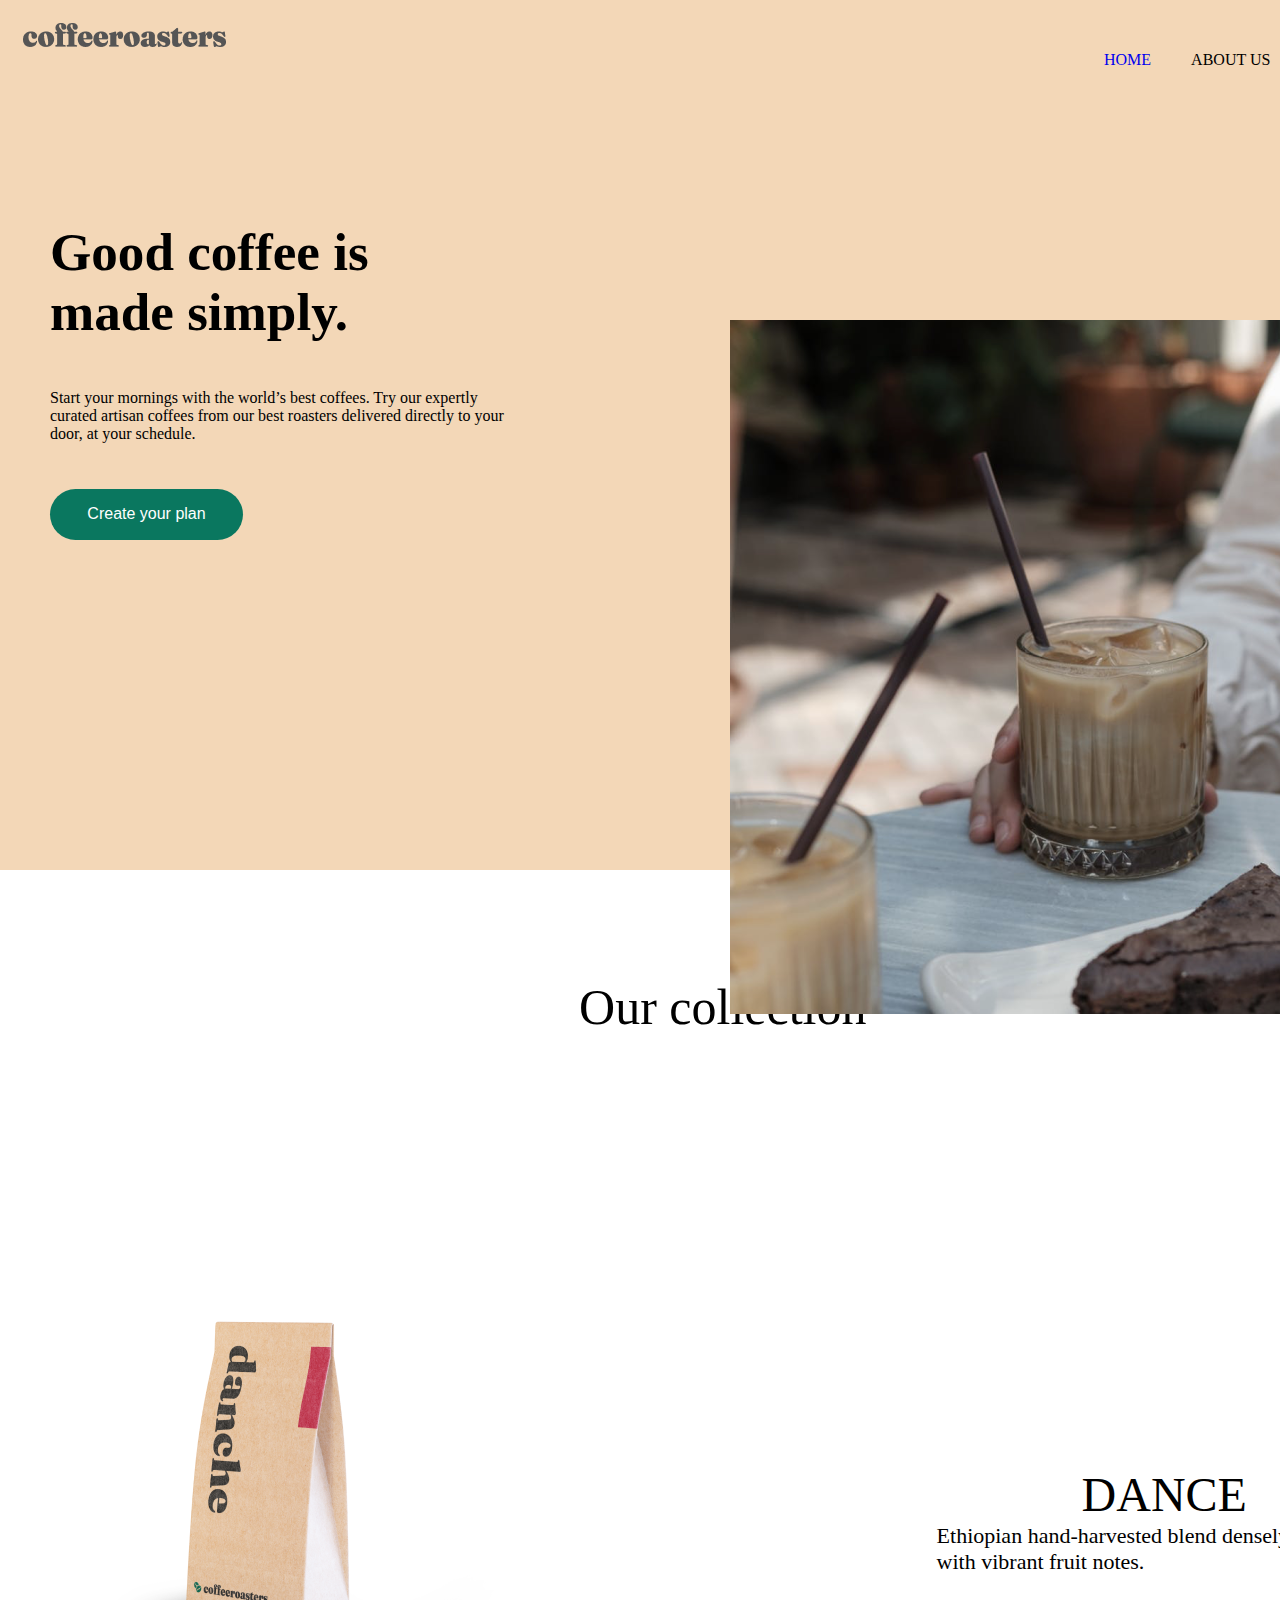
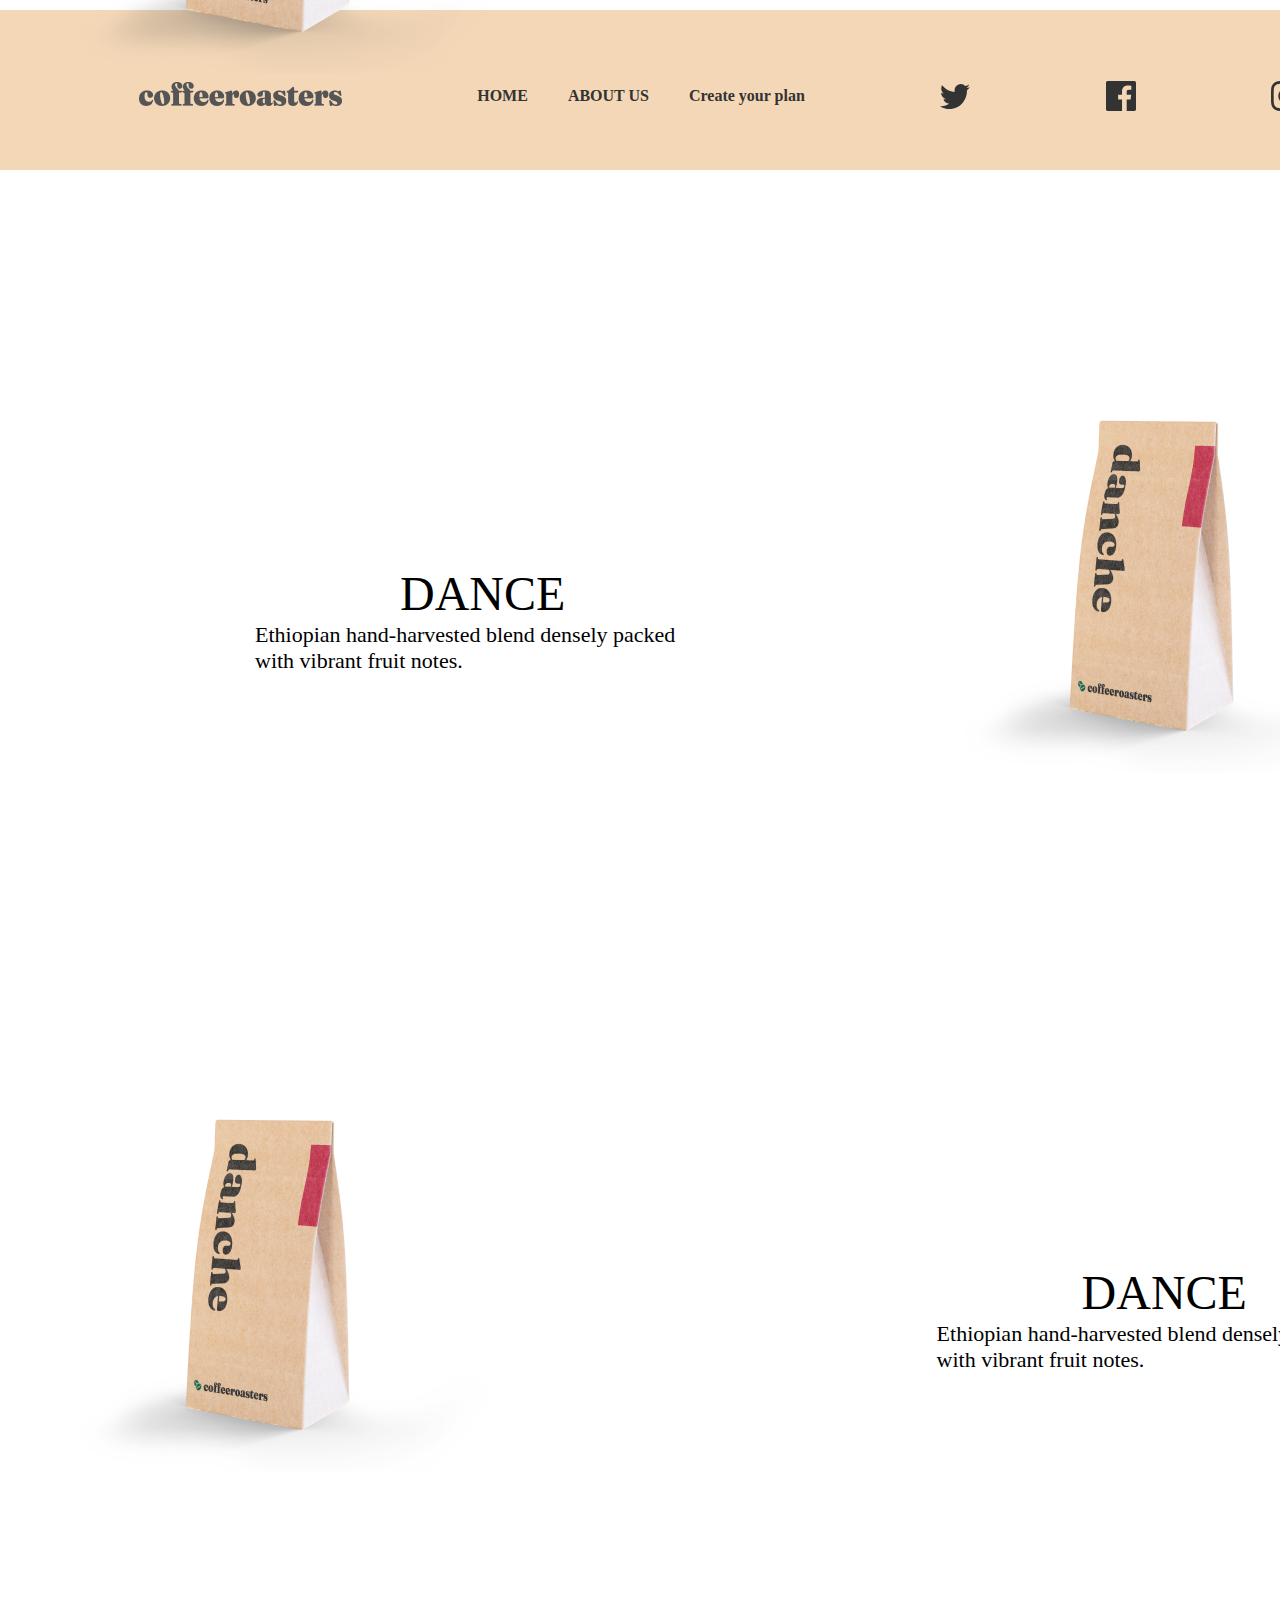
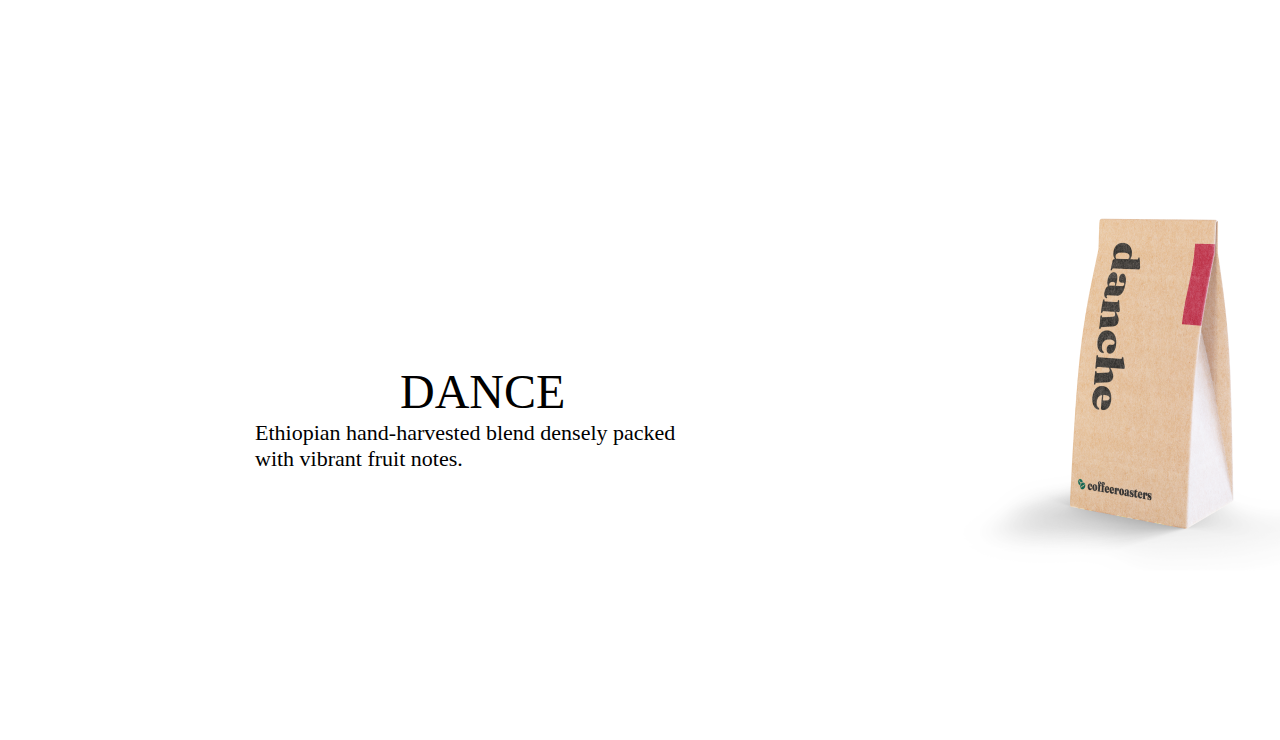
<file: index.html>
<!DOCTYPE html>
<html lang="en">
<head>
    <meta charset="UTF-8">
    <meta name="viewport" content="width=device-width, initial-scale=1.0">
    <title>Document</title>
    <link rel="stylesheet" href="style.css">
</head>
<body>
    <header class="header">
        <nav class="header-nav">
            <div class="header-div">
                <img src="img/coffeeroasters.png" alt="" class="header-nav__img">
                <ul>
                    <a href="about.html">HOME</a>
                    <li>ABOUT US</li>
                    <li>Create your plan</li>
                </ul>
            </div>
        </nav>
        <div class="header-text">
            <h5>Good coffee 
                is made simply.</h5>
            <div class="header-text2">
                <p>Start your mornings with the world’s best coffees. Try our expertly curated artisan coffees from our best roasters delivered directly to your door, at your schedule.</p>
                </div>
                <button>Create your plan</button> 
                <img src="img/Rectangle 679.png" alt="">
            <div class="img2">
                <img src="img/image 40 (2).png" alt="">
            </div>
        </div>    
    </header>
    <section class="section">
        <div class="section-food">
            <p>Our collection</p>
        </div>
        <div class="section-food__mealssection-food__meals">
            <div class="card">
                <div class="div1">
                    <img src="img/kopi4.png" alt="">
                </div>
                <div class="div2">
                    <p class="p">DANCE</p>
                    <p class="p2">Ethiopian hand-harvested blend densely packed with vibrant fruit notes.</p>
                </div> 
            </div>   
            <div class="card two">
                <div class="div2">
                    <p class="p">DANCE</p>
                    <p class="p2">Ethiopian hand-harvested blend densely packed with vibrant fruit notes.</p>
                </div> 
                <div class="div1">
                    <img src="img/kopi4.png" alt="">
                </div>
            </div>  
            <div class="card">
                <div class="div1">
                    <img src="img/kopi4.png" alt="">
                </div>
                <div class="div2">
                    <p class="p">DANCE</p>
                    <p class="p2">Ethiopian hand-harvested blend densely packed with vibrant fruit notes.</p>
                </div> 
            </div>  
            <div class="card two">
                <div class="div2">
                    <p class="p">DANCE</p>
                    <p class="p2">Ethiopian hand-harvested blend densely packed with vibrant fruit notes.</p>
                </div> 
                <div class="div1">
                    <img src="img/kopi4.png" alt="">
                </div>
            </div> 
        </div>
    </section>
    <footer class="footer">
        <div class="footer-img__text">
            <div class="img">
                <img src="img/coffeeroasters.png" alt="">
            </div>
            <div class="ul-li">
                <ul>
                    <li>HOME</li>
                    <li>ABOUT US</li>
                    <li>Create your plan</li>
                </ul>
            </div>   
                <img src="img/Path (1).svg" alt="">
                <img src="img/Path.svg" alt="">
                <img src="img/Shape.svg" alt="">
        </div>
    </footer>

</body>
</html>
</file>
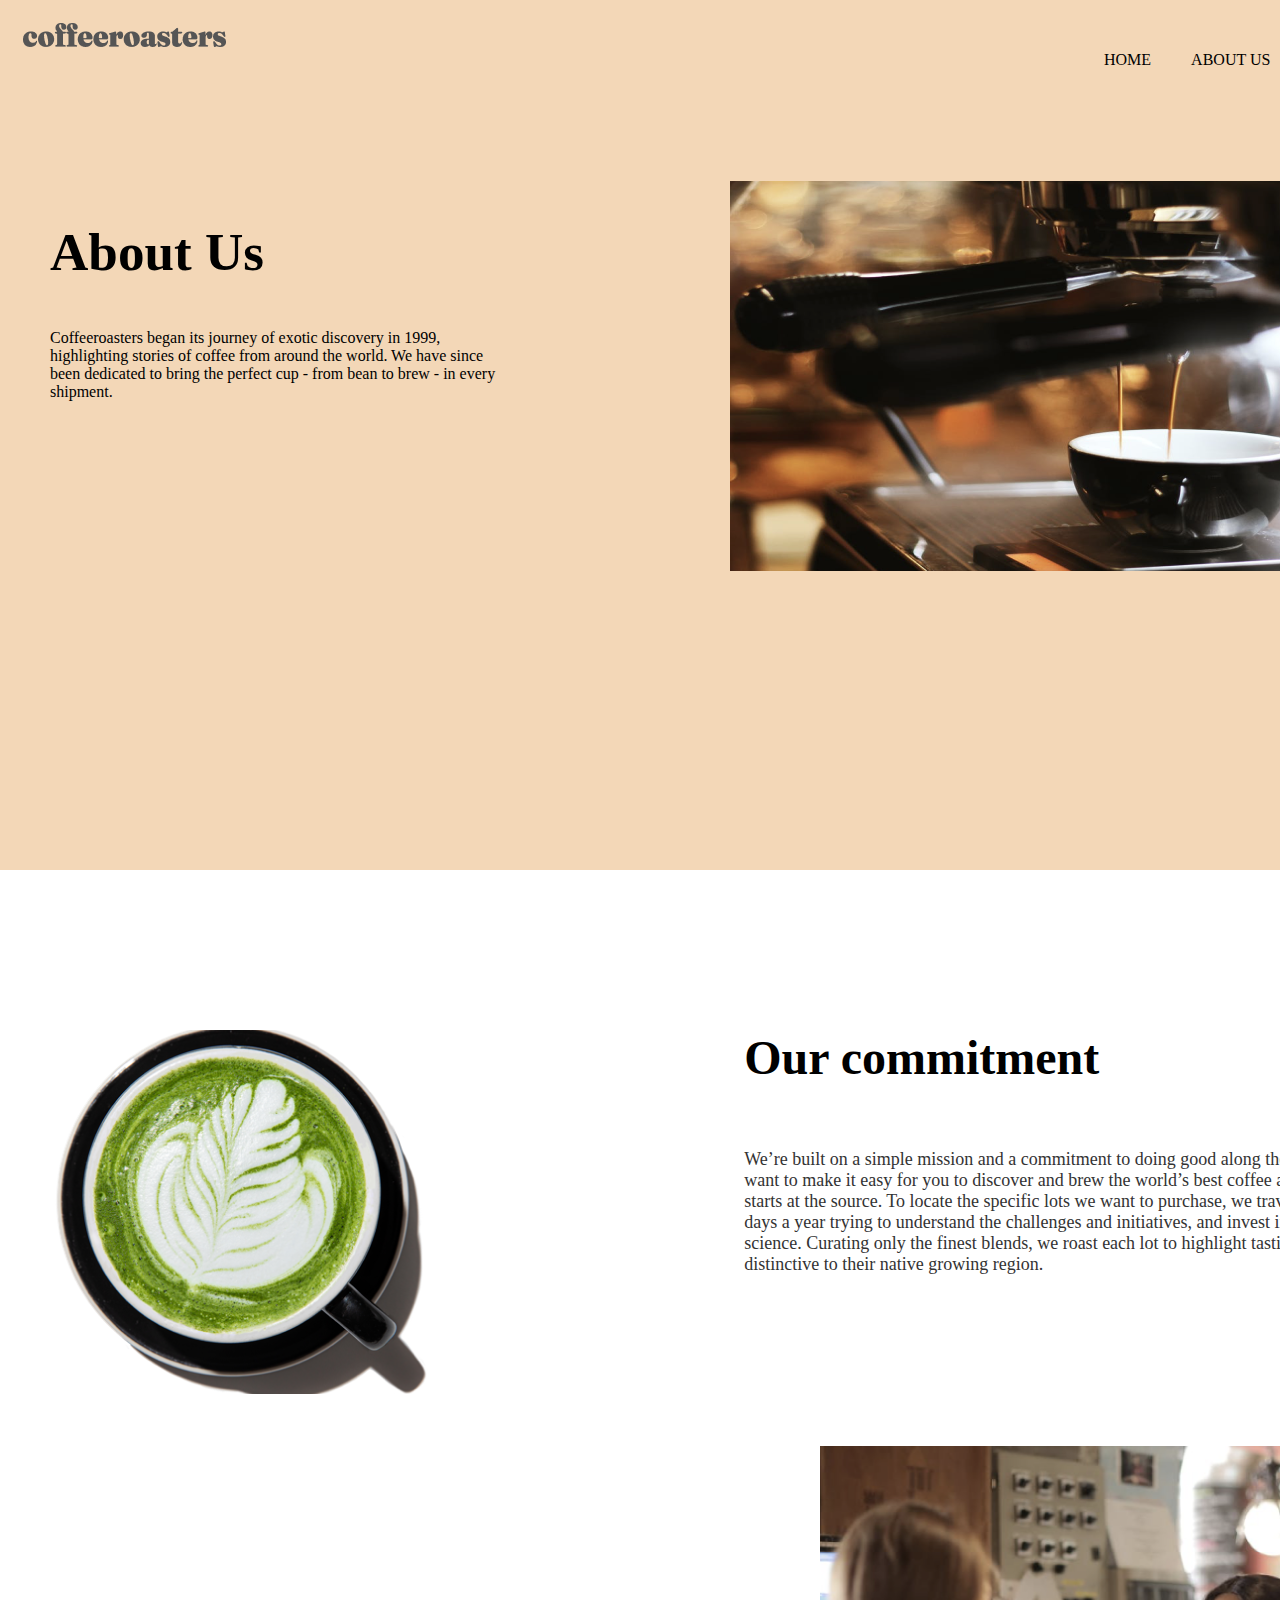
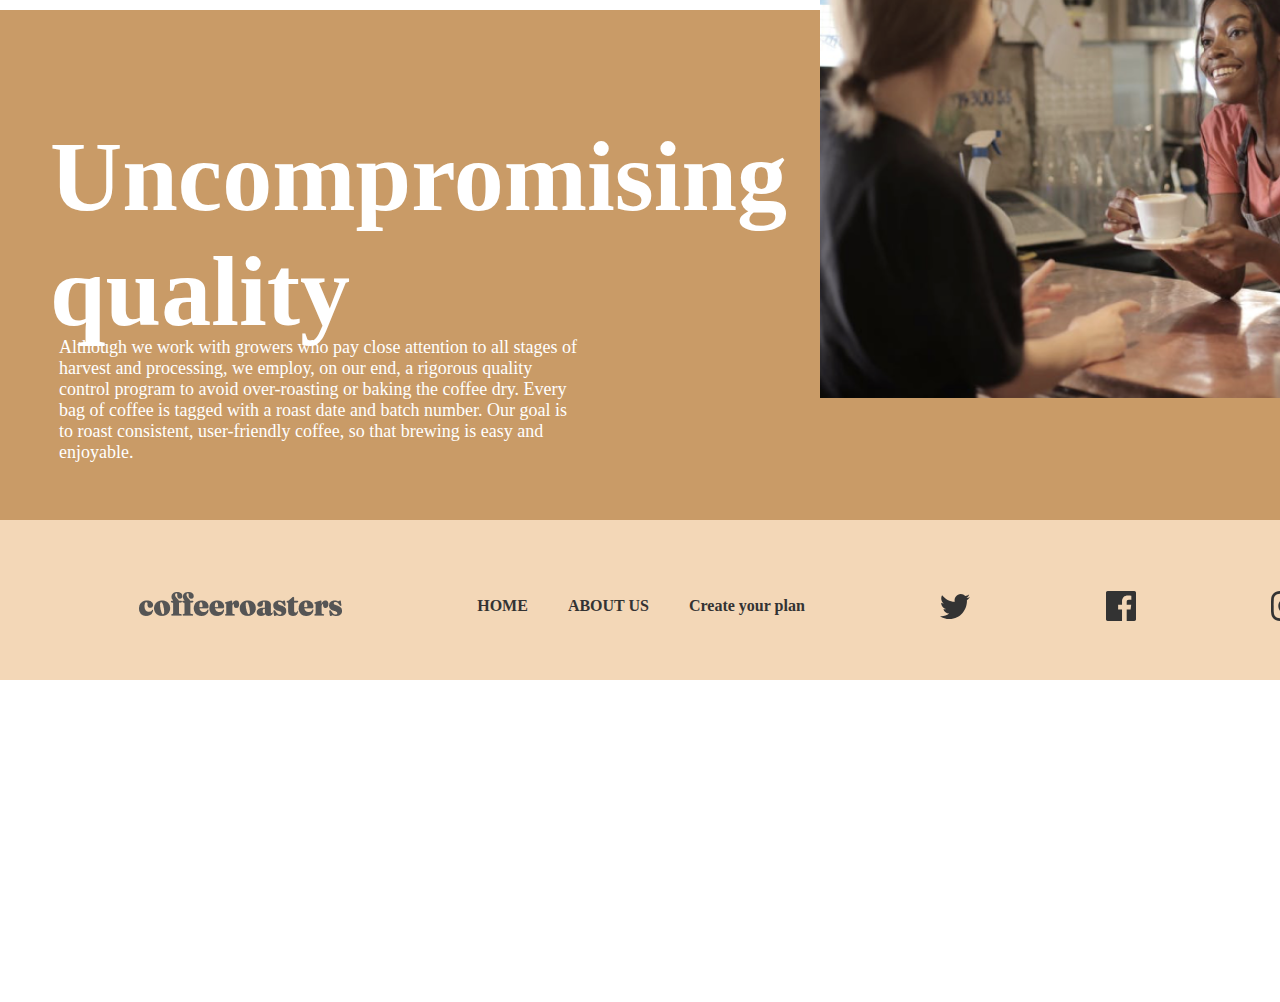
<file: about.html>
<!DOCTYPE html>
<html lang="en">
<head>
    <meta charset="UTF-8">
    <meta name="viewport" content="width=device-width, initial-scale=1.0">
    <title>Document</title>
    <link rel="stylesheet" href="style.css">
</head>
<body>
    <header class="header">
        <nav class="header-nav">
            <div class="header-div">
                <img src="img/coffeeroasters.png" alt="" class="header-nav__img">
            <ul>
                <li><a href="about.html"></a>HOME</li>
                <li>ABOUT US</li>
                <li>Create your plan</li>
            </ul>
            </div>
        </nav>
        <div class="header-text">
            <h5>About Us</h5>
            <div class="header-text2">
                <p>Coffeeroasters began its journey of exotic discovery in 1999, highlighting stories of coffee from around the world. We have since been dedicated to bring the perfect cup - from bean to brew - in every shipment.</p>
             </div> 
                <img src="img/Rectangle 679 (1).png" alt="" class="pro">
            <div class="img2">
                <img src="img/image 40 (2).png" alt="">
            </div>
        </div> 
    </header>
    <section class="section">
        <div class="card">
            <div class="section-img">
                <img src="img/cup-6 1.png" alt="">
            </div>
            <div class="section-text">
                <h1>Our commitment</h1>
                <p>We’re built on a simple mission and a commitment to doing good along the way. We want to make it easy for you to discover and brew the world’s best coffee at home. It all starts at the source. To locate the specific lots we want to purchase, we travel nearly 60 days a year trying to understand the challenges and  initiatives, and invest in coffee plant science. Curating only the finest blends, we roast each lot to highlight tasting profiles distinctive to their native growing region.</p>
            </div>
        </div>
    </section>
    <section class="section-text2">
        <div class="card2">
            <div class="section-text__text">
                <h1>Uncompromising quality</h1>
            </div>
            <div class="section-text__text2">
                <p>Although we work with growers who pay close attention to all stages of harvest and processing, we employ, on our end, a rigorous quality control program to avoid over-roasting or baking the coffee dry. Every bag of coffee is tagged with a roast date and batch number. Our goal is to roast consistent, user-friendly coffee, so that brewing is easy and enjoyable.</p>
            </div>
        </div>
        <img src="img/Rectangle 681.png" alt="" class="img7" width="566px" height="552">    
    </section>
    <footer class="footer">
        <div class="footer-img__text">
            <div class="img">
                <img src="img/coffeeroasters.png" alt="">
            </div>
            <div class="ul-li">
                <ul>
                    <li>HOME</li>
                    <li>ABOUT US</li>
                    <li>Create your plan</li>
                </ul>
            </div>   
                <img src="img/Path (1).svg" alt="">
                <img src="img/Path.svg" alt="">
                <img src="img/Shape.svg" alt="">
        </div>
    </footer>
</body>
</html>
</file>
<file: style.css>
*{
    margin: 0;
    padding: 0;
    list-style: none;
    box-sizing: border-box;
    text-decoration: none;
}
.header{
    width: 1440px;
    height: 870px;
    background-color: #F3D7B7;
    margin: 0 auto;
}
.header-nav {
    width: 100%;
    padding: 23px;
}
.header-nav ul{
    display: flex;
    gap: 40px;
    align-items: center;
    justify-content: end;
}
.header-text{
    width: 447px;
    height: 150px;
    font-size: 64px;
    font-weight: 700;
    margin-top: 130px;
    margin-left: 50px;
}
.header-text2{
    width: 464px;
    height: 72px;
    font-size: 16px;
    font-weight: 400;
    margin-top: 47px;
}

.header-text button{
    width: 193px;
    height: 51px;
    background-color: #0A775F;
    border-radius: 100px;
    color: white;
    border: none;
    font-size: 16px;
    font-weight: 500;
    padding: 16px 24px 16px 24px;
}   
.header-text button:hover{
    font-weight: 500;
    color: #7dffe3;
    transition: 3s;
    font-size: 15px;
    text-shadow: 2px 2px 0px;
}
.header-text img{
    transform: translate(680px, -220px);
}


.img2{
    position: absolute;
    right: 1641.17px;
    bottom: 750px;
}
.section{
    width: 1444px;
    height: 1798px;
    background-color: white;   
    margin: 0 auto; 
}
.section-food{
    padding:  108px 0px;
    font-size: 50px;
    font-weight: 500;
    text-align: center;
}
.section-food__meals{
    width: 1117px;
    height: 1500px;
    margin: 0 auto;
}
.p2{
    width: 454px;
    height: 68px;
    font-weight: 400;
    font-size: 22px;
    margin-top: 10px;
    margin: 0 auto;
}
.p{
    width: 164px;
    height: 56px;   
    font-family: Roboto;
    font-size: 48px;
    font-weight: 500;    
    margin: 0 auto;
    margin-top: 163px;
}

.card{
    display: flex;
}
.two{
    margin-left:200px;
}
.footer{
    width: 1440px;
    height: 160px;
    background-color: #F3D7B7;
    margin: 0 auto;
}
.footer ul{
    display: flex;
    gap: 40px;
    color: rgb(51, 51, 51);
    font-size: 16px;
    font-weight: 700;

}
.footer-img__text{
    display: flex;
    align-items: center;
    justify-content: space-around;
    padding: 71px;
}
.section{
    width: 1445.6px;
    height: 740px;
}
.section-text p{
    width: 646.39px;
    height: 207.49px;
    font-family: Roboto;
    font-size: 18px;
    font-weight: 400;
    color: #333333;
    margin-top: 64px    ;


}
.section-text h1{
    font-family: Roboto;
    font-size: 48px;
    font-weight: 700;
}
.card{
    display: flex;
    justify-content: space-between;
    padding: 160px 55px;
}
.section-text2{
    width: 1440px;
    height: 510px;
    background-color: #C99B67;
    margin: 0 auto;
}
.section-text__text{
    width: 397px;
    height: 118px;
    color: white;
    font-family: Roboto;
    font-size: 50px;
    font-weight: 700;
    bottom: 28px;
    padding: 109px 50px;

}
.section-text__text2{
    width: 639px;
    height: 150px;
    color: white;
    font-family: Roboto;
    font-size: 18px;
    font-weight: 400;
    padding: 109px 59px ;
}
.img7{
    transform: translate(820px,-600px)
}
</file>
